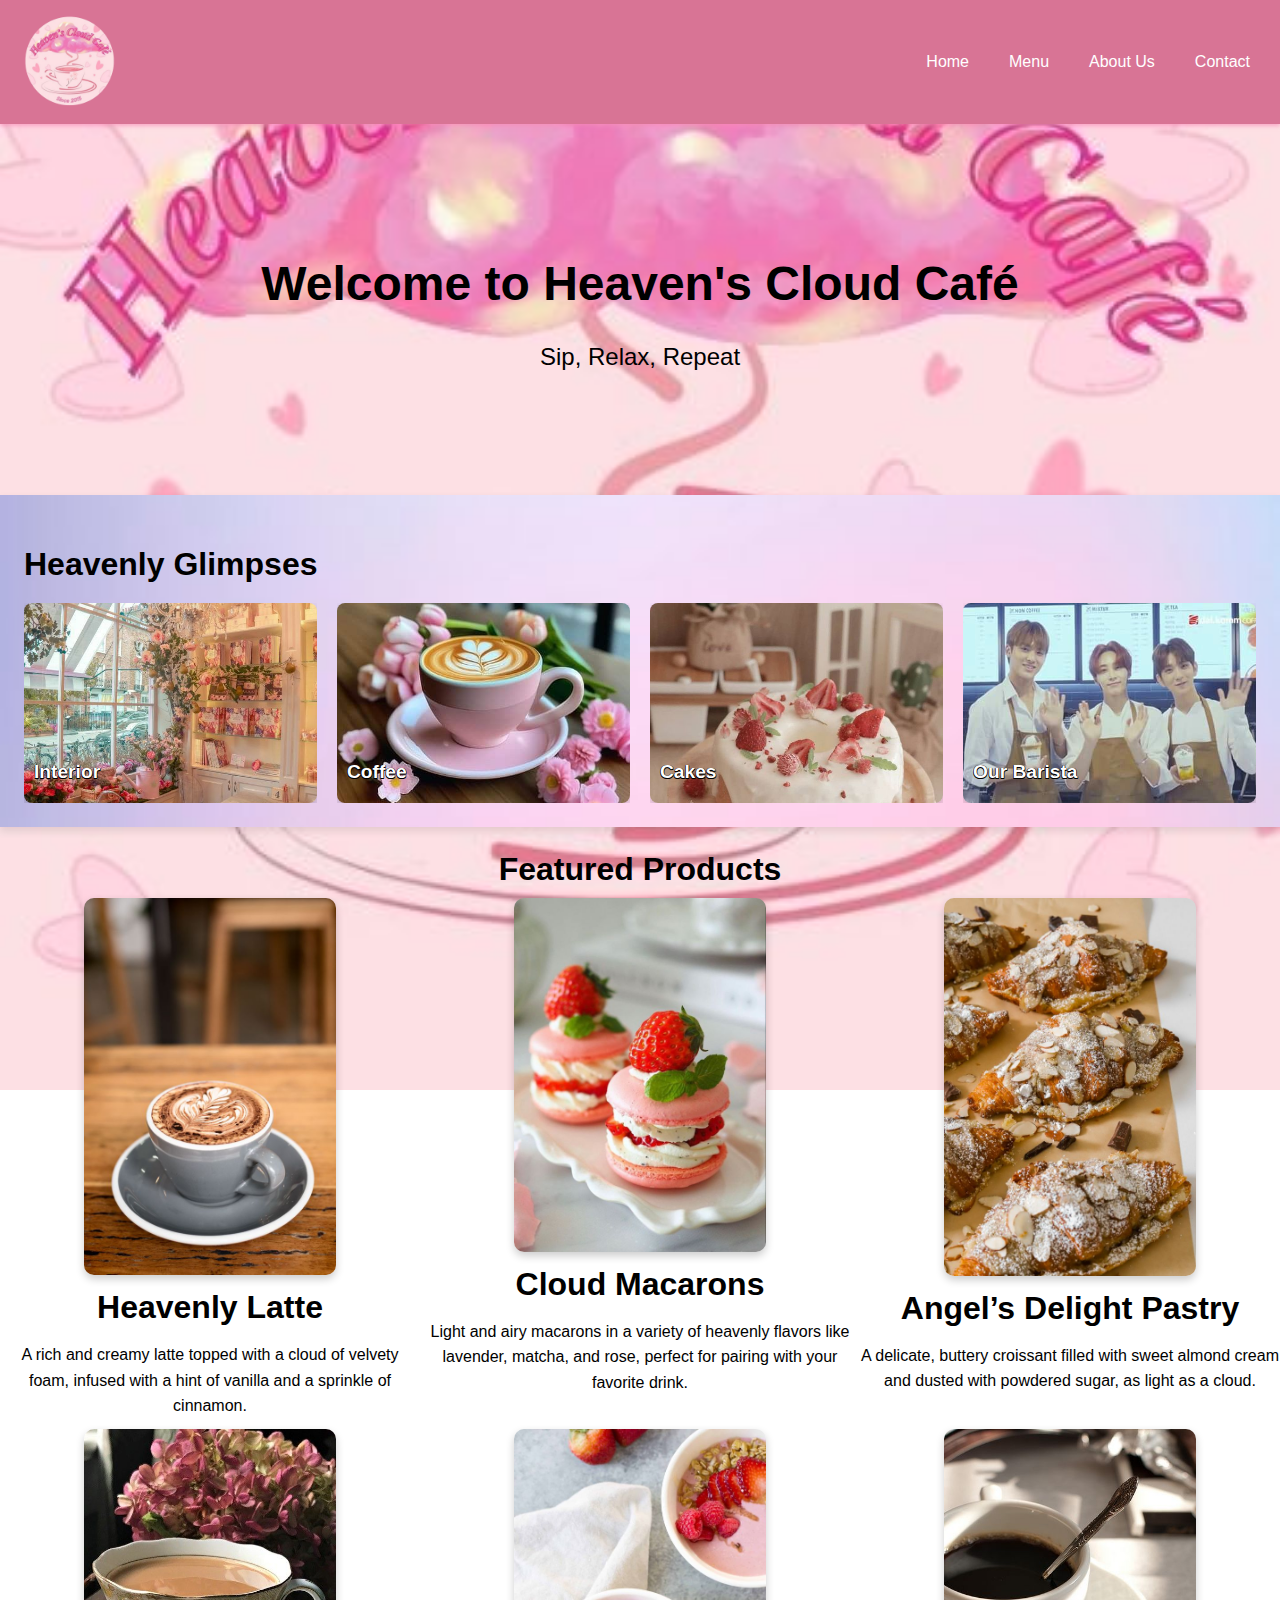
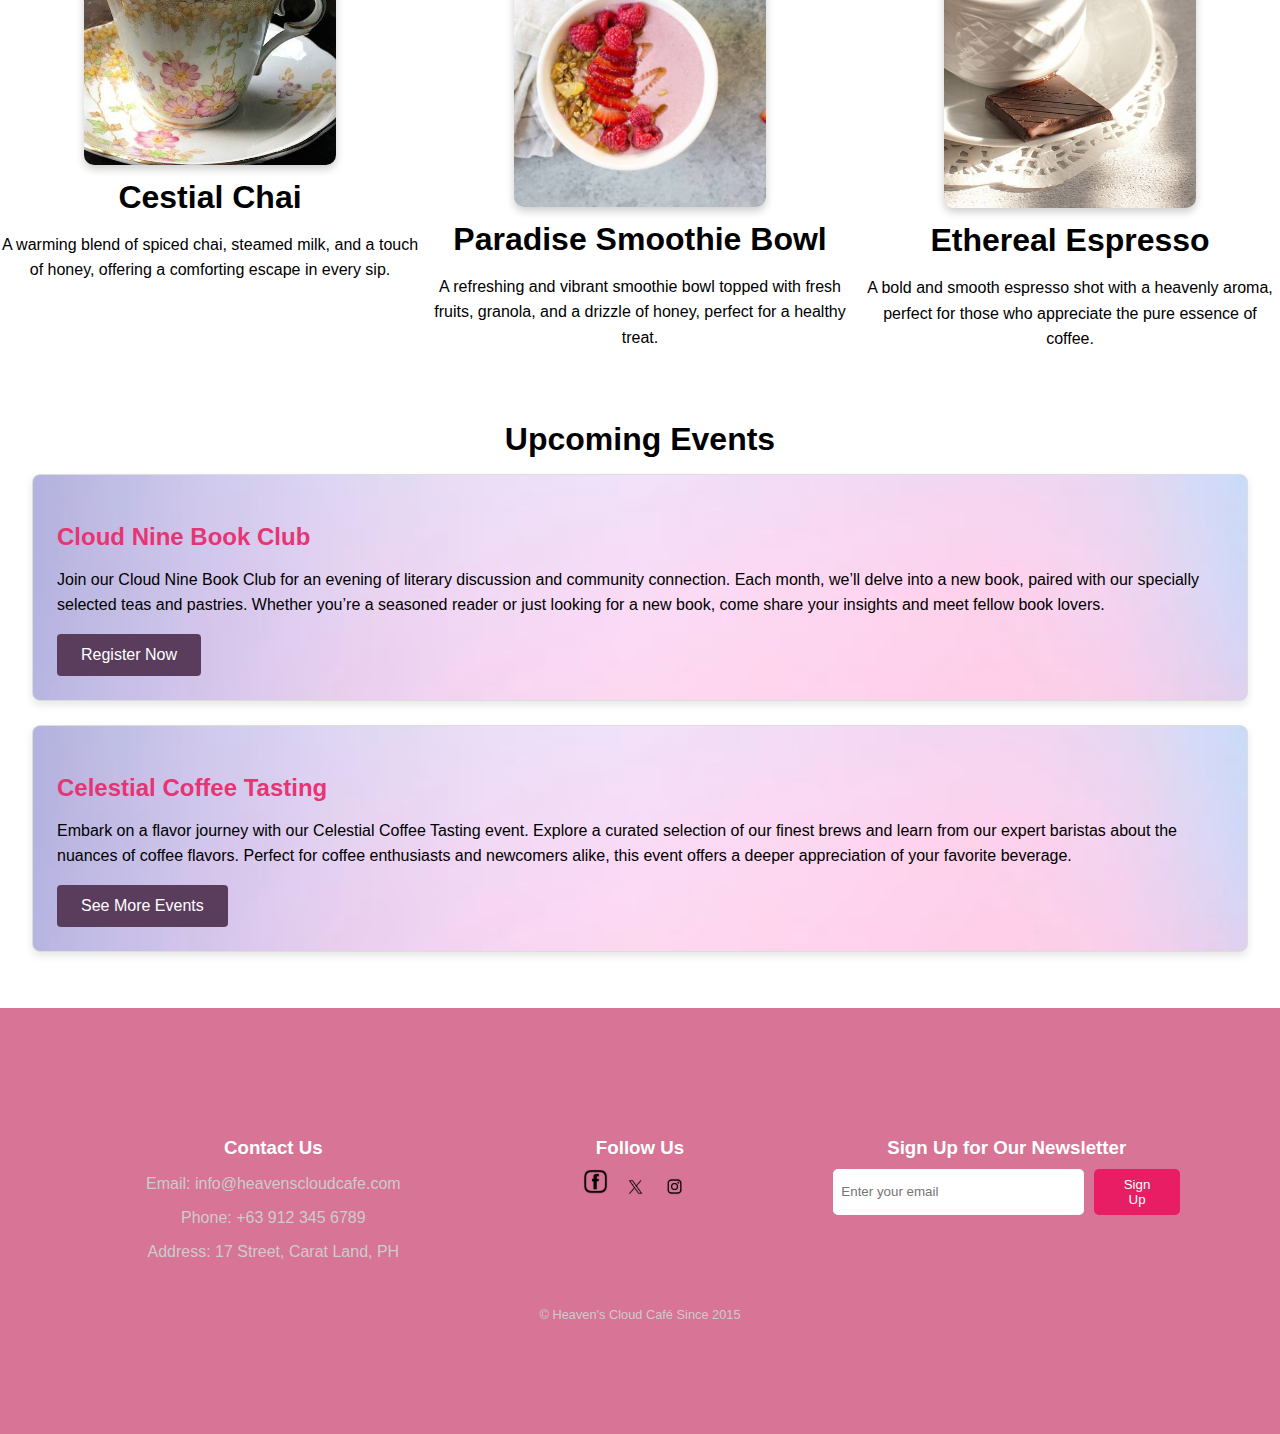
<file: index.html>
﻿<!DOCTYPE html>
<html lang="en">
<head>
    <meta charset="UTF-8">
    <meta name="viewport" content="width=device-width, initial-scale=1.0">
    <link rel="stylesheet" href="css/styles.css">
    <title>Heaven's Cloud Café</title>
</head>
<body>
    <header>
        <nav>
            <div class="logo">
                <img src="img/caf.png" alt="Heaven's Cloud Café Logo">
            </div>
            <ul>
                <li><a href="#home">Home</a></li>
                <li><a href="menu.html">Menu</a></li>
                <li><a href="about.html">About Us</a></li>
                <li><a href="contact.html">Contact</a></li>
            </ul>
        </nav>
    </header>

    <section id="home" class="hero">
        <h1>Welcome to Heaven's Cloud Café</h1>
        <p>Sip, Relax, Repeat</p>
    </section>

    <section id="gallery">
        <h2>Heavenly Glimpses</h2>
        <div class="gallery">
            <div class="gallery-item">
                <img src="img/interior.jpg" alt="Café Interior">
                <figcaption class="caption">Interior</figcaption>
            </div>
            <div class="gallery-item">
                <img src="img/p.jpg" alt="Coffee">
                <figcaption class="caption">Coffee</figcaption>
            </div>
            <div class="gallery-item">
                <img src="img/cakes.jpg" alt="Delicious Desserts">
                <figcaption class="caption">Cakes</figcaption>
            </div>
            <div class="gallery-item">
                <img src="img/17.jpg" alt="Our Barista at Work">
                <figcaption class="caption">Our Barista</figcaption>
            </div>
        </div>
    </section>
    

    <section id="menu">
        <div class="container">
            <h1>Featured Products</h1>
        </div>

            <div class="row row-cols-1 row-cols-md-3 g-4">
                <div class="col">
                    <img src="img/coffee.jpg" alt="coffee">
                    <h1>Heavenly Latte</h1>
                    <p>A rich and creamy latte topped with a cloud of velvety foam, infused with a hint of vanilla and a sprinkle of cinnamon.</p>
                </div>

                <div class="col">
                    <img src="img/mc.jpg" alt="c">
                    <h1>Cloud Macarons</h1>
                    <p>Light and airy macarons in a variety of heavenly flavors like lavender, matcha, and rose, perfect for pairing with your favorite drink.</p>
                </div>

                <div class="col">
                    <img src="img/ca.jpg" alt="Crossaint">
                    <h1>Angel’s Delight Pastry</h1>
                    <p>A delicate, buttery croissant filled with sweet almond cream and dusted with powdered sugar, as light as a cloud.</p>
                </div>
            </div>

            <div class="row row-cols-1 row-cols-md-3 g-4">
                <div class="col">
                    <img src="img/ch.jpg" alt="Cestial Chai">
                    <h1>Cestial Chai</h1>
                    <p>A warming blend of spiced chai, steamed milk, and a touch of honey, offering a comforting escape in every sip.</p>
                </div>

                <div class="col">
                    <img src="img/smoothie.jpg" alt="Paradise Smoothie Bowl">
                    <h1>Paradise Smoothie Bowl</h1>
                    <p>A refreshing and vibrant smoothie bowl topped with fresh fruits, granola, and a drizzle of honey, perfect for a healthy treat.</p>
                </div>

                <div class="col">
                    <img src="img/esspreso.jpg" alt="Espresso">
                    <h1>Ethereal Espresso</h1>
                    <p>A bold and smooth espresso shot with a heavenly aroma, perfect for those who appreciate the pure essence of coffee.</p>
                </div>
            </div>
        </div>
    </section>

    <section id="events">
        <h2>Upcoming Events</h2>
        <div class="event">
            <h3>Cloud Nine Book Club</h3>
            <p>Join our Cloud Nine Book Club for an evening of literary discussion and community connection. Each month, we’ll delve into a new book, paired with our specially selected teas and pastries. Whether you’re a seasoned reader or just looking for a new book, come share your insights and meet fellow book lovers.</p>
            <a href="#register" class="cta-button">Register Now</a>
        </div>
        <div class="event">
            <h3>Celestial Coffee Tasting</h3>
            <p>Embark on a flavor journey with our Celestial Coffee Tasting event. Explore a curated selection of our finest brews and learn from our expert baristas about the nuances of coffee flavors. Perfect for coffee enthusiasts and newcomers alike, this event offers a deeper appreciation of your favorite beverage.</p>
            <a href="#events" class="cta-button">See More Events</a>
        </div>
    </section>
    
    <footer>
        <div class="footer-container">
            <div class="footer-section contact-info">
                <h3>Contact Us</h3>
                <p>Email: info@heavenscloudcafe.com</p>
                <p>Phone: +63 912 345 6789</p>
                <p>Address: 17 Street, Carat Land, PH</p>
            </div>
            
            <div class="footer-section social-media">
                <h3>Follow Us</h3>
                <a href="https://facebook.com" target="_blank"><img src="img/fb.png" alt="Facebook"></a>
                <a href="https://twitter.com" target="_blank"><img src="img/x.png" alt="Twitter"></a>
                <a href="https://instagram.com" target="_blank"><img src="img/ig.png" alt="Instagram"></a>
            </div>
            
            <div class="footer-section newsletter">
                <h3>Sign Up for Our Newsletter</h3>
                <form action="#" method="POST">
                    <input type="email" name="email" placeholder="Enter your email" required>
                    <button type="submit">Sign Up</button>
                </form>
            </div>
        </div>
        <p class="footer-copyright">&copy; Heaven's Cloud Café Since 2015</p>
    </footer>
</body>
</html>
</file>
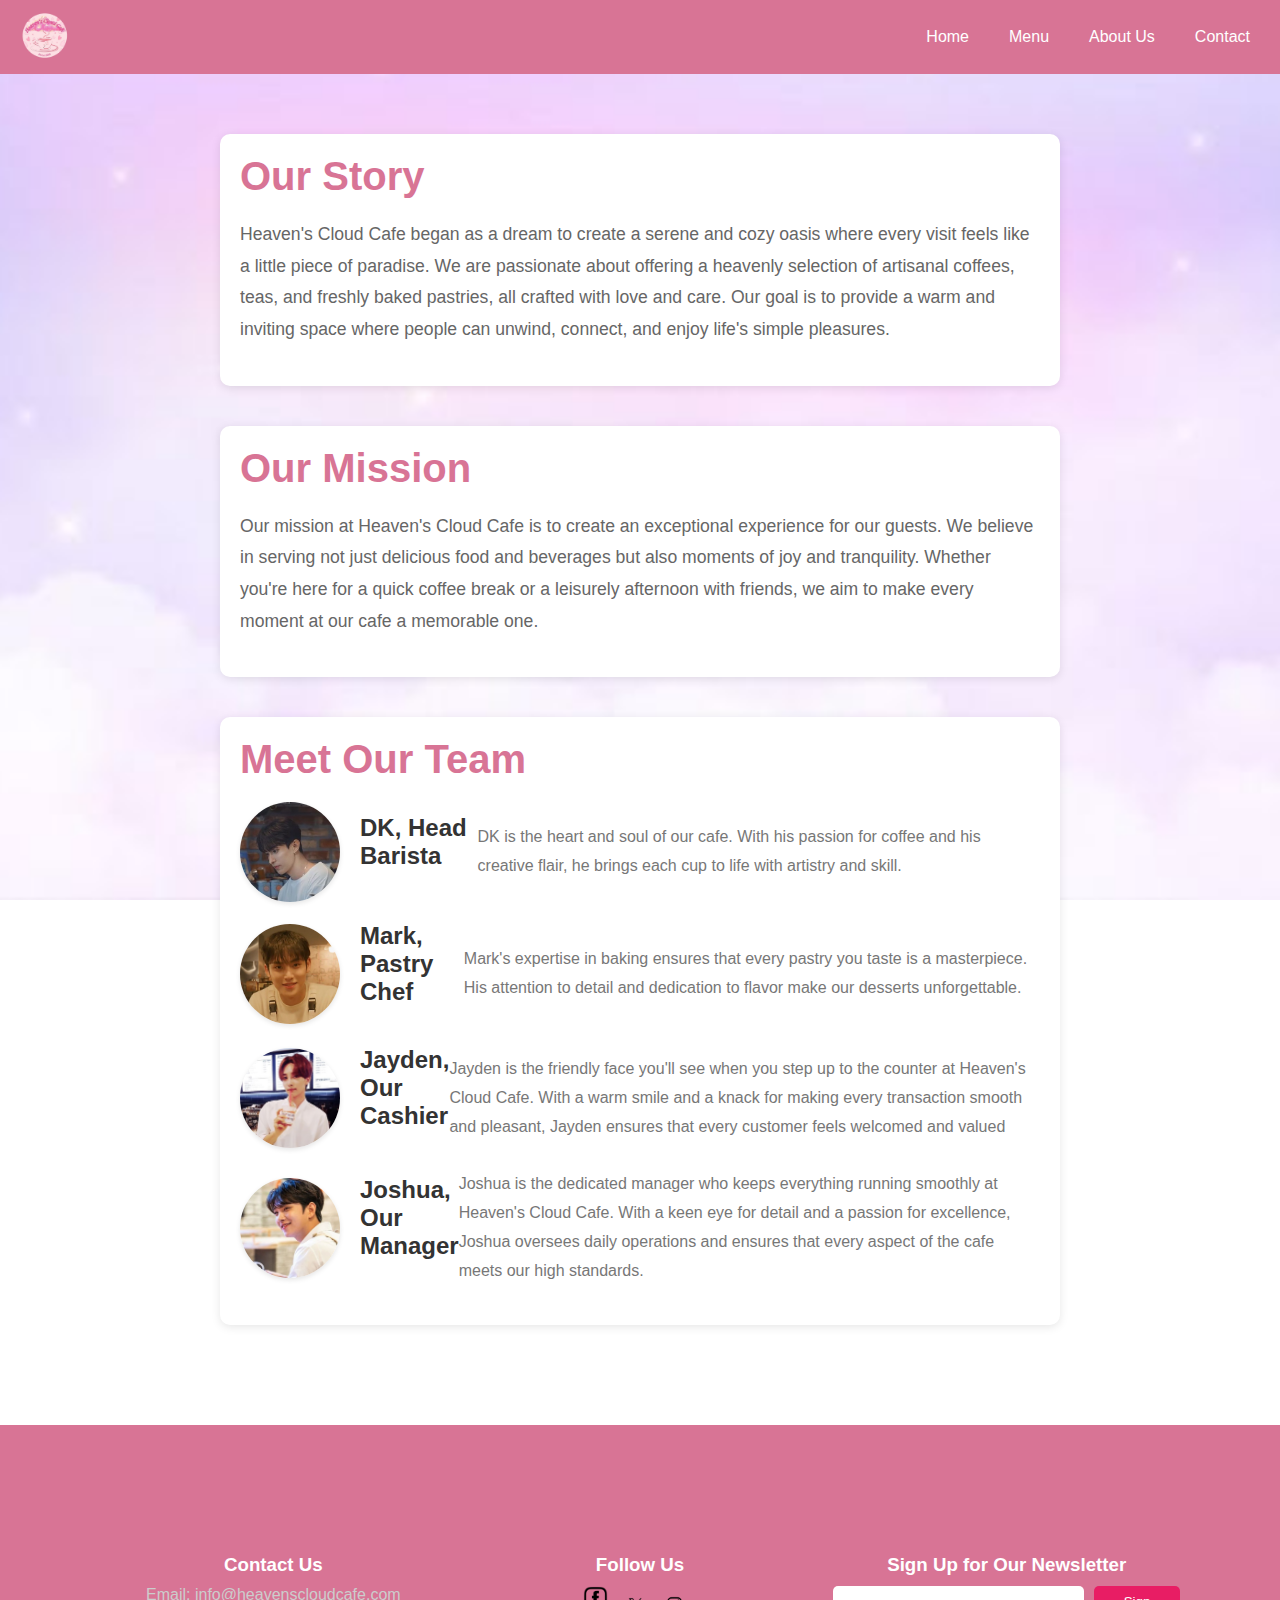
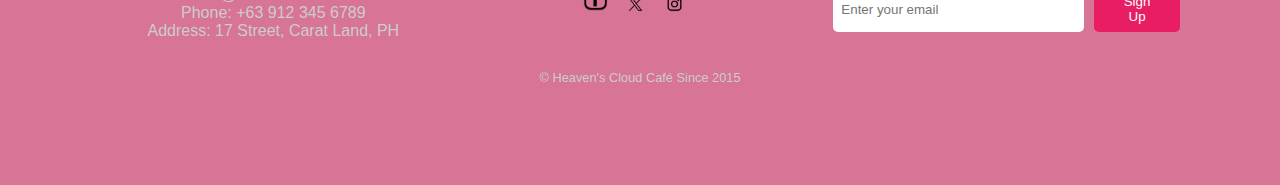
<file: about.html>
<!DOCTYPE html>
<html lang="en">
<head>
    <meta charset="UTF-8">
    <meta name="viewport" content="width=device-width, initial-scale=1.0">
    <link rel="stylesheet" href="css/a.css">
    <title>Heaven's Cloud Cafe</title>
</head>
<body>
    <header>
        <nav>
            <div class="logo">
                <img src="img/caf.png" alt="Heaven's Cloud Café Logo">
            </div>
            <ul>
                <li><a href="index.html">Home</a></li> 
                <li><a href="menu.html">Menu</a></li>
                <li><a href="about.html">About Us</a></li>
                <li><a href="contact.html">Contact</a></li>
            </ul>
        </nav>
    </header>
    
    <section class="about-section">
        <div class="content">
            <h2>Our Story</h2>
            <p>Heaven's Cloud Cafe began as a dream to create a serene and cozy oasis where every visit feels like a little piece of paradise. We are passionate about offering a heavenly selection of artisanal coffees, teas, and freshly baked pastries, all crafted with love and care. Our goal is to provide a warm and inviting space where people can unwind, connect, and enjoy life's simple pleasures.</p>
        </div>

        <div class="content">
            <h2>Our Mission</h2>
            <p>Our mission at Heaven's Cloud Cafe is to create an exceptional experience for our guests. We believe in serving not just delicious food and beverages but also moments of joy and tranquility. Whether you're here for a quick coffee break or a leisurely afternoon with friends, we aim to make every moment at our cafe a memorable one.</p>
        </div>

        <div class="content">
            <h2>Meet Our Team</h2>
            <div class="team-member">
                <img src="img/dk.jpg" alt="DK, Head Barista"> 
                <h3>DK, Head Barista</h3>
                <p>DK is the heart and soul of our cafe. With his passion for coffee and his creative flair, he brings each cup to life with artistry and skill.</p>
            </div>

            <div class="team-member">
                <img src="img/mg.jpg" alt="Mark, Pastry Chef"> <!-- Updated src and alt -->
                <h3>Mark, Pastry Chef</h3>
                <p>Mark's expertise in baking ensures that every pastry you taste is a masterpiece. His attention to detail and dedication to flavor make our desserts unforgettable.</p>
            </div>

            <div class="team-member">
                <img src="img/jh.jpg" alt="Jayden, Cashier"> <!-- Updated src and alt -->
                <h3>Jayden, Our Cashier</h3>
                <p>Jayden is the friendly face you'll see when you step up to the counter at Heaven's Cloud Cafe. With a warm smile and a knack for making every transaction smooth and pleasant, Jayden ensures that every customer feels welcomed and valued</p>
            </div>

            <div class="team-member">
                <img src="img/js.jpg" alt="Joshua, Our Manager"> <!-- Updated src and alt -->
                <h3>Joshua, Our Manager</h3>
                <p>Joshua is the dedicated manager who keeps everything running smoothly at Heaven's Cloud Cafe. With a keen eye for detail and a passion for excellence, Joshua oversees daily operations and ensures that every aspect of the cafe meets our high standards.</p>
            </div>
        </div>
    </section>

    <footer>
        <div class="footer-container">
            <div class="footer-section contact-info">
                <h3>Contact Us</h3>
                <p>Email: info@heavenscloudcafe.com</p>
                <p>Phone: +63 912 345 6789</p>
                <p>Address: 17 Street, Carat Land, PH</p>
            </div>
            
            <div class="footer-section social-media">
                <h3>Follow Us</h3>
                <a href="https://facebook.com" target="_blank"><img src="img/fb.png" alt="Facebook"></a>
                <a href="https://twitter.com" target="_blank"><img src="img/x.png" alt="Twitter"></a>
                <a href="https://instagram.com" target="_blank"><img src="img/ig.png" alt="Instagram"></a>
            </div>
            
            <div class="footer-section newsletter">
                <h3>Sign Up for Our Newsletter</h3>
                <form action="#" method="POST">
                    <input type="email" name="email" placeholder="Enter your email" required>
                    <button type="submit">Sign Up</button>
                </form>
            </div>
        </div>
        <p class="footer-copyright">&copy; Heaven's Cloud Café Since 2015</p>
    </footer>
</body>
</html>
</file>
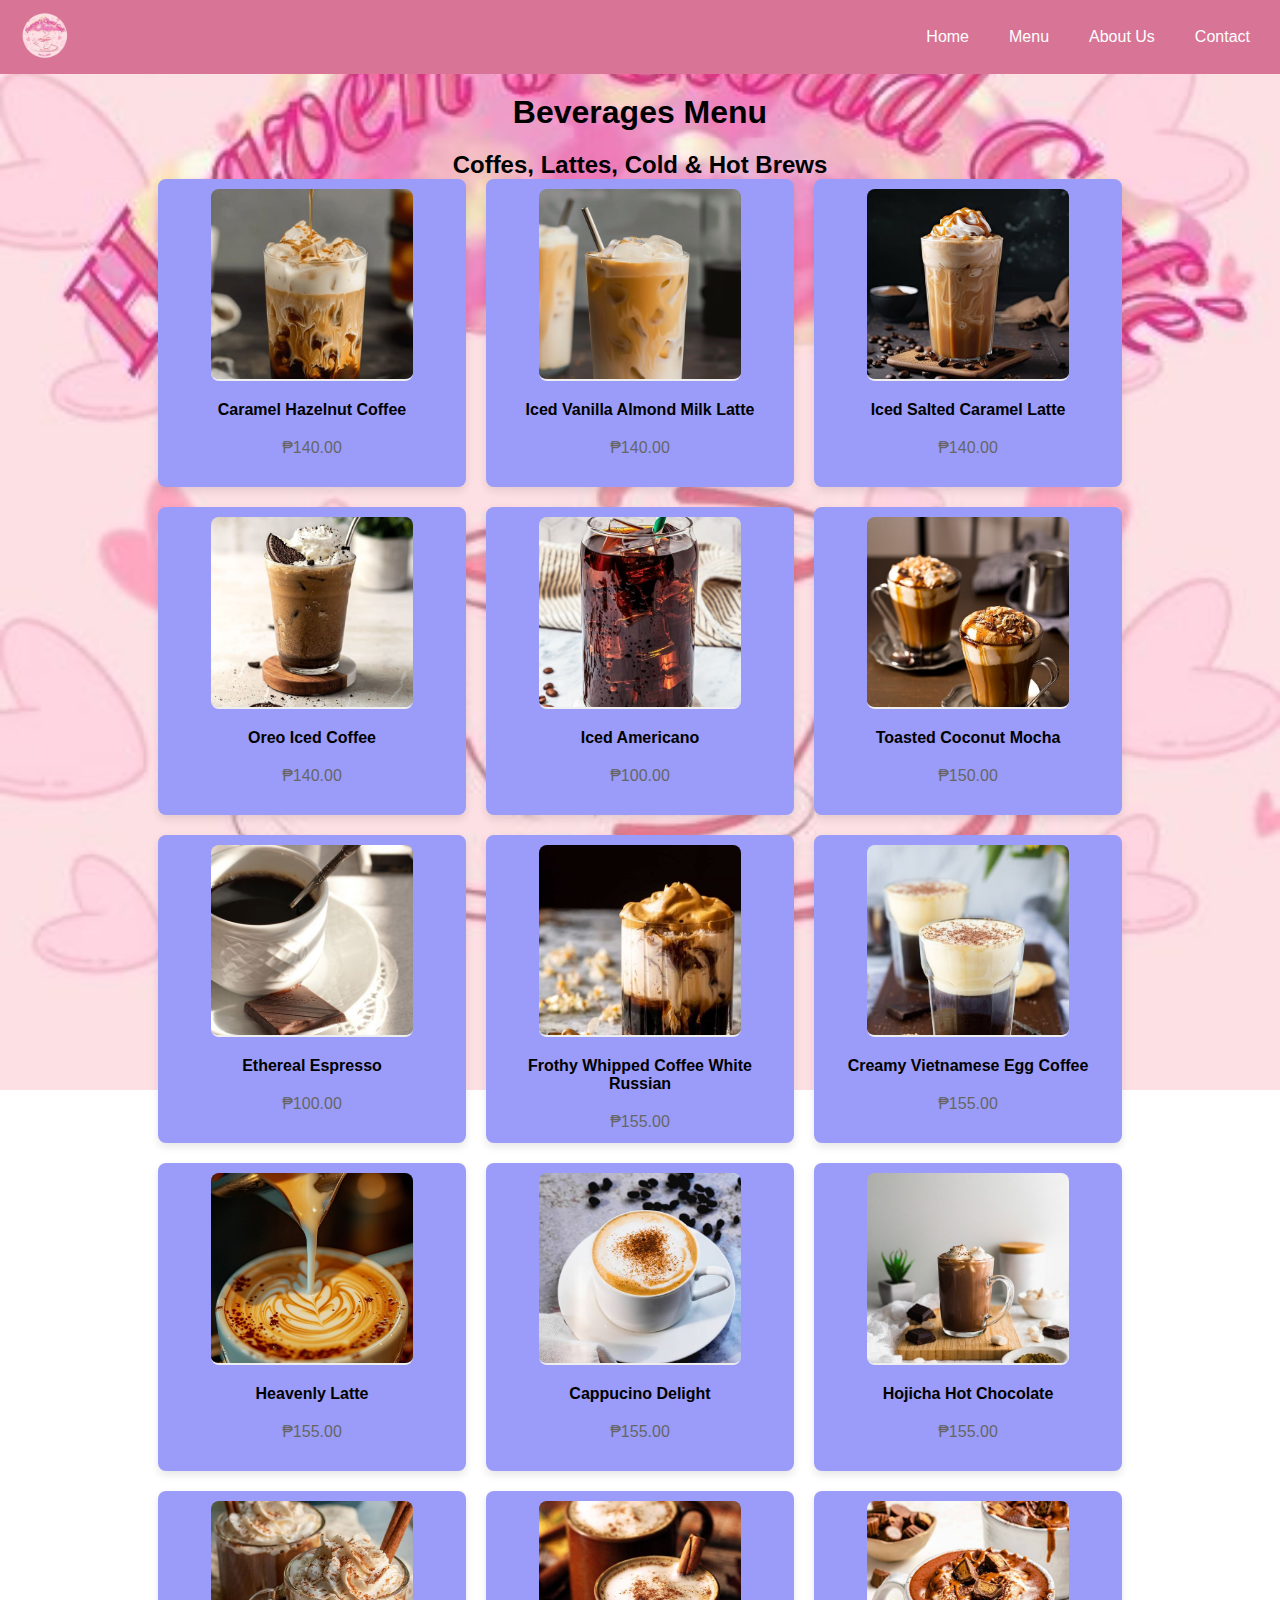
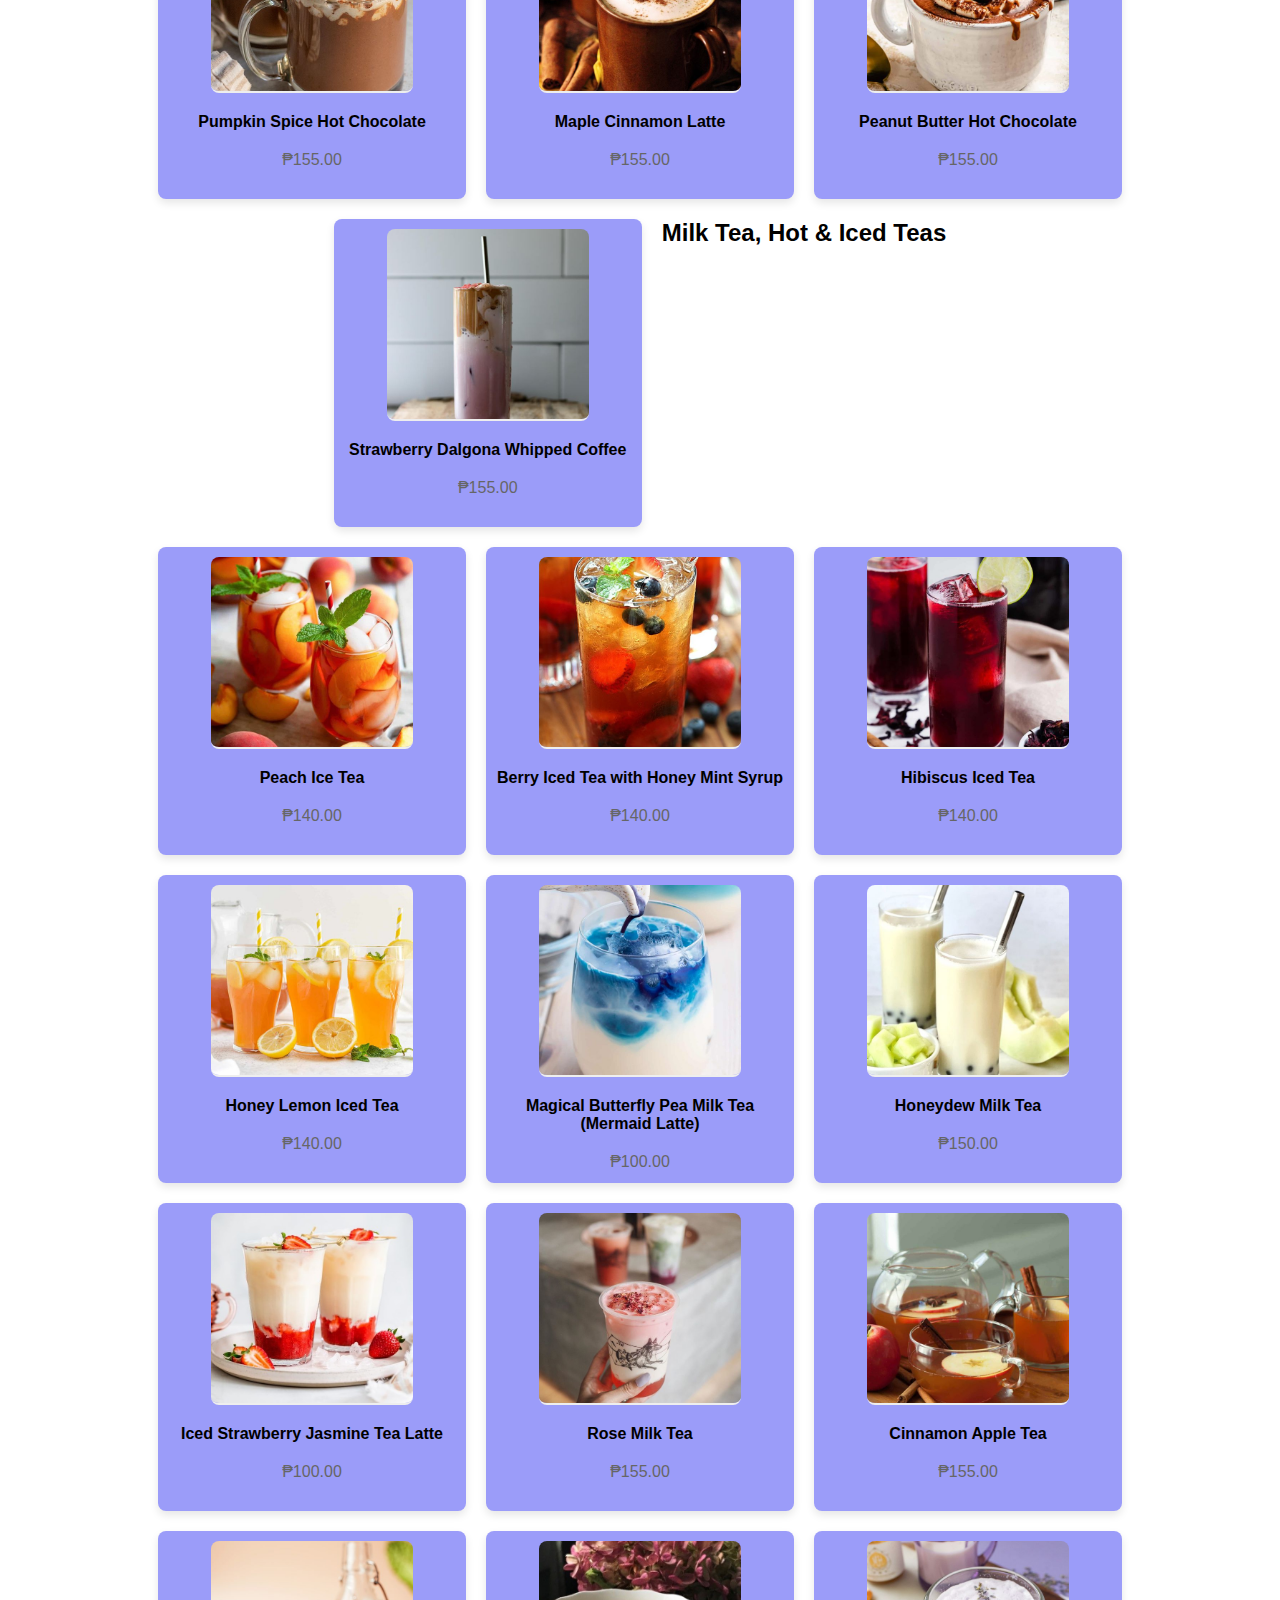
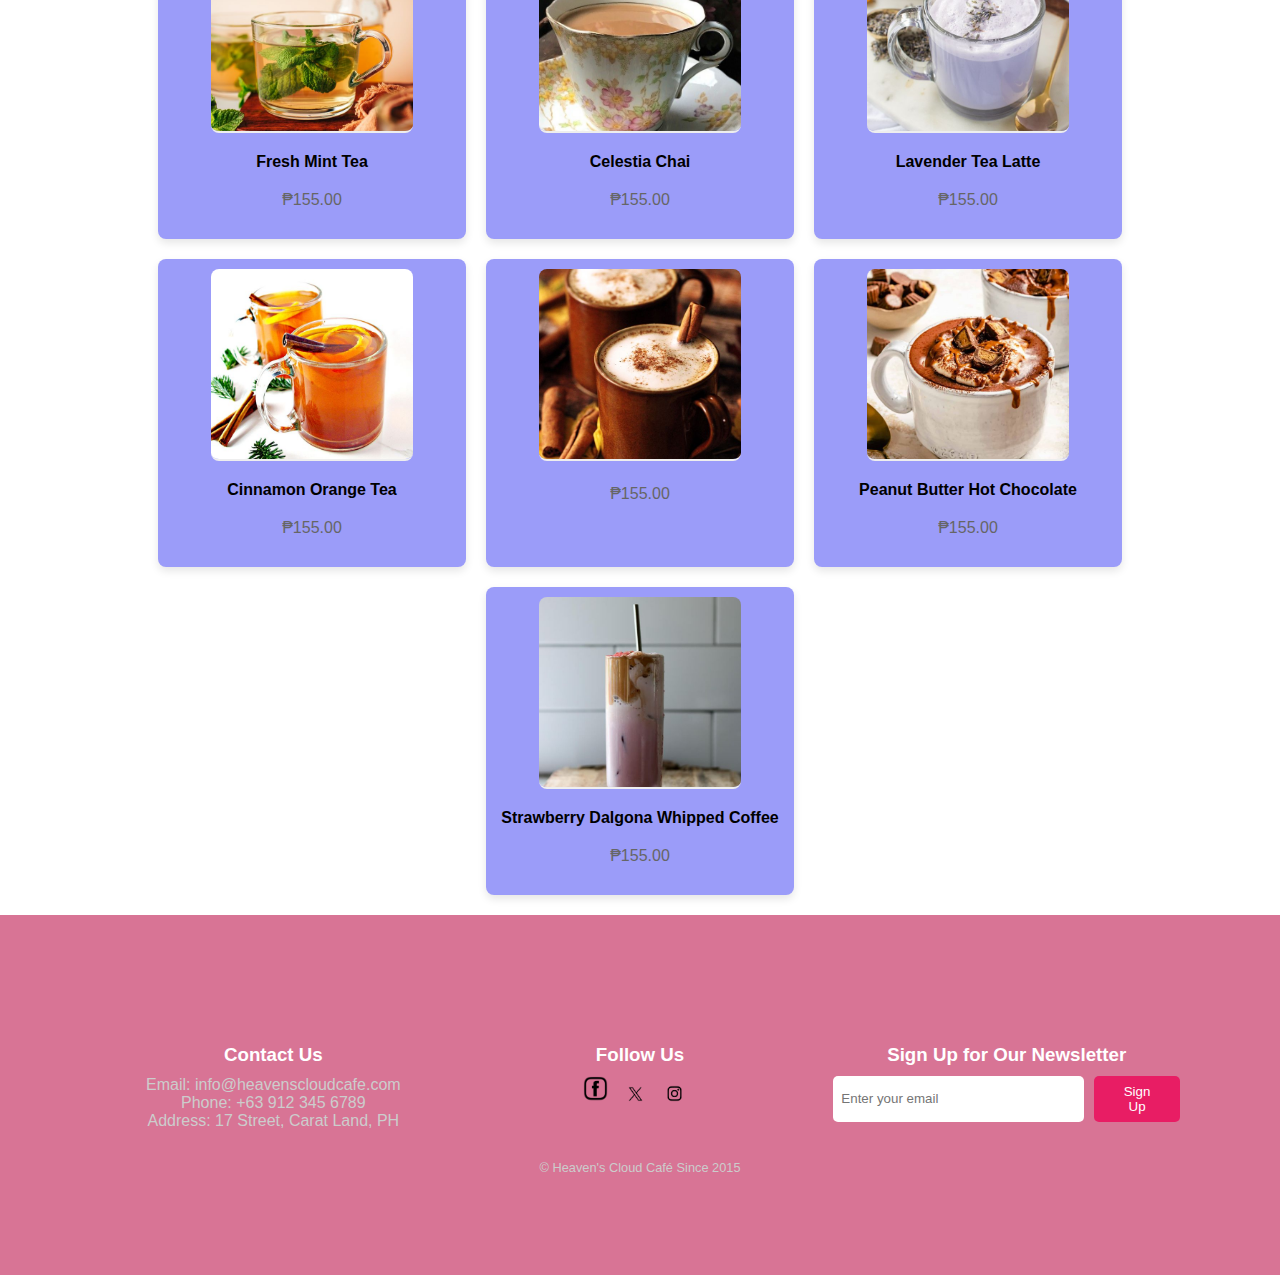
<file: beverage.html>
﻿<!DOCTYPE html>
<html lang="en">
<head>
    <meta charset="UTF-8">
    <meta name="viewport" content="width=device-width, initial-scale=1.0">
    <link rel="stylesheet" href="css/bev.css">
    <title>Heaven's Cloud Café</title>
</head>
<body>
    <header>
        <nav>
            <div class="logo">
                <img src="img/caf.png" alt="Heaven's Cloud Café Logo">
            </div>
            <ul>
                <li><a href="index.html">Home</a></li>
                <li><a href="menu.html">Menu</a></li>
                <li><a href="about.html">About Us</a></li>
                <li><a href="contact.html">Contact</a></li>
            </ul>
        </nav>
    </header>


    <main>
        <section id="beverages">
            <div class="title">
            <h1>Beverages Menu</h1>
            </div>

            <div class="title">
            <h2>Coffes, Lattes, Cold & Hot Brews</h2>
            </div>

            <div class="container">
                <div class="product">
                    <img src="img/hz.jpg" alt="Beverage 1">
                    <h3>Caramel Hazelnut Coffee</h3>
                    <p>₱140.00</p>
                </div>

                <div class="product">
                    <img src="img/vanilla.jpg" alt="Beverage 2">
                    <h3>Iced Vanilla Almond Milk Latte</h3>
                    <p>₱140.00</p>
                </div>

                <div class="product">
                    <img src="img/sc.jpg" alt="Beverage 3">
                    <h3>Iced Salted Caramel Latte</h3>
                    <p>₱140.00</p>
                </div>

                <div class="product">
                    <img src="img/o.jpg" alt="Beverage 4">
                    <h3>Oreo Iced Coffee</h3>
                    <p>₱140.00</p>
                </div>

                 <div class="product">
                     <img src="img/am.jpg" alt="Beverage 5">
                    <h3>Iced Americano</h3>
                    <p>₱100.00</p>
                </div>

                <div class="product">
                    <img src="img/tc.jpg" alt="Beverage 1">
                    <h3>Toasted Coconut Mocha</h3>
                    <p>₱150.00</p>
                </div>

                <div class="product">
                    <img src="img/esspreso.jpg" alt="Beverage 2">
                    <h3>Ethereal Espresso</h3>
                    <p>₱100.00</p>
                </div>
                <div class="product">
                    <img src="img/fr.jpg" alt="Beverage 3">
                    <h3>Frothy Whipped Coffee White Russian</h3>
                    <p>₱155.00</p>
                </div>
                <div class="product">
                     <img src="img/egg.jpg" alt="Beverage 4">
                    <h3>Creamy Vietnamese Egg Coffee</h3>
                    <p>₱155.00</p>
                </div>
                <div class="product">
                     <img src="img/latte.jpg" alt="Beverage 1">
                    <h3>Heavenly Latte</h3>
                    <p>₱155.00</p>
                </div>

                 <div class="product">
                     <img src="img/cap.jpg" alt="Beverage 2">
                    <h3>Cappucino Delight</h3>
                    <p>₱155.00</p>
                </div>

                 <div class="product">
                     <img src="img/ho.jpg" alt="Beverage 3">
                    <h3>Hojicha Hot Chocolate</h3>
                    <p>₱155.00</p>
                </div>

                 <div class="product">
                     <img src="img/pu.jpg" alt="Beverage 4">
                    <h3>Pumpkin Spice Hot Chocolate</h3>
                    <p>₱155.00</p>
                </div>

                 <div class="product">
                     <img src="img/ma.jpg" alt="Beverage 1">
                    <h3>Maple Cinnamon Latte</h3>
                    <p>₱155.00</p>
                </div>

                 <div class="product">
                     <img src="img/pe.jpg" alt="Beverage 3">
                    <h3>Peanut Butter Hot Chocolate</h3>
                    <p>₱155.00</p>
                </div>

                 <div class="product">
                     <img src="img/dal.jpg" alt="Beverage 3">
                    <h3>Strawberry Dalgona Whipped Coffee </h3>
                    <p>₱155.00</p>
                </div>

            <div class="title">
            <h2>Milk Tea, Hot &  Iced Teas</h2>
            </div>

            <div class="container">
                <div class="product">
                    <img src="img/it.jpg" alt="Beverage 1">
                    <h3>Peach Ice Tea</h3>
                    <p>₱140.00</p>
                </div>

                <div class="product">
                    <img src="img/bit.jpg" alt="Beverage 2">
                    <h3>Berry Iced Tea with Honey Mint Syrup</h3>
                    <p>₱140.00</p>
                </div>

                <div class="product">
                    <img src="img/hit.jpg" alt="Beverage 3">
                    <h3>Hibiscus Iced Tea</h3>
                    <p>₱140.00</p>
                </div>

                <div class="product">
                    <img src="img/lit.jpg" alt="Beverage 4">
                    <h3>Honey Lemon Iced Tea</h3>
                    <p>₱140.00</p>
                </div>

                 <div class="product">
                     <img src="img/mlb.jpg" alt="Beverage 5">
                    <h3>Magical Butterfly Pea Milk Tea (Mermaid Latte)</h3>
                    <p>₱100.00</p>
                </div>

                <div class="product">
                    <img src="img/mlh.jpg" alt="Beverage 1">
                    <h3>Honeydew Milk Tea</h3>
                    <p>₱150.00</p>
                </div>

                <div class="product">
                    <img src="img/mls.jpg" alt="Beverage 2">
                    <h3>Iced Strawberry Jasmine Tea Latte</h3>
                    <p>₱100.00</p>
                </div>
                <div class="product">
                    <img src="img/mlr.jpg" alt="Beverage 3">
                    <h3>Rose Milk Tea</h3>
                    <p>₱155.00</p>
                </div>
                <div class="product">
                     <img src="img/ht.jpg" alt="Beverage 4">
                    <h3>Cinnamon Apple Tea</h3>
                    <p>₱155.00</p>
                </div>
                <div class="product">
                     <img src="img/ft.jpg" alt="Beverage 1">
                    <h3>Fresh Mint Tea</h3>
                    <p>₱155.00</p>
                </div>

                 <div class="product">
                     <img src="img/ch.jpg" alt="Beverage 2">
                    <h3>Celestia Chai</h3>
                    <p>₱155.00</p>
                </div>

                 <div class="product">
                     <img src="img/lav.jpg" alt="Beverage 3">
                    <h3>Lavender Tea Latte</h3>
                    <p>₱155.00</p>
                </div>

                 <div class="product">
                     <img src="img/oi.jpg" alt="Beverage 4">
                    <h3>Cinnamon Orange Tea</h3>
                    <p>₱155.00</p>
                </div>

                 <div class="product">
                     <img src="img/ma.jpg" alt="Beverage 1">
                    <h3></h3>
                    <p>₱155.00</p>
                </div>

                 <div class="product">
                     <img src="img/pe.jpg" alt="Beverage 3">
                    <h3>Peanut Butter Hot Chocolate</h3>
                    <p>₱155.00</p>
                </div>

                 <div class="product">
                     <img src="img/dal.jpg" alt="Beverage 3">
                    <h3>Strawberry Dalgona Whipped Coffee </h3>
                    <p>₱155.00</p>
                </div>

            </div>
        </section>
    </main>
    
    <footer>
        <div class="footer-container">
            <div class="footer-section contact-info">
                <h3>Contact Us</h3>
                <p>Email: info@heavenscloudcafe.com</p>
                <p>Phone: +63 912 345 6789</p>
                <p>Address: 17 Street, Carat Land, PH</p>
            </div>
            
            <div class="footer-section social-media">
                <h3>Follow Us</h3>
                <a href="https://facebook.com" target="_blank"><img src="img/fb.png" alt="Facebook"></a>
                <a href="https://twitter.com" target="_blank"><img src="img/x.png" alt="Twitter"></a>
                <a href="https://instagram.com" target="_blank"><img src="img/ig.png" alt="Instagram"></a>
            </div>
            
            <div class="footer-section newsletter">
                <h3>Sign Up for Our Newsletter</h3>
                <form action="#" method="POST">
                    <input type="email" name="email" placeholder="Enter your email" required>
                    <button type="submit">Sign Up</button>
                </form>
            </div>
        </div>
        <p class="footer-copyright">&copy; Heaven's Cloud Café Since 2015</p>
    </footer>
</body>
</html>

</body>
</html>
</file>
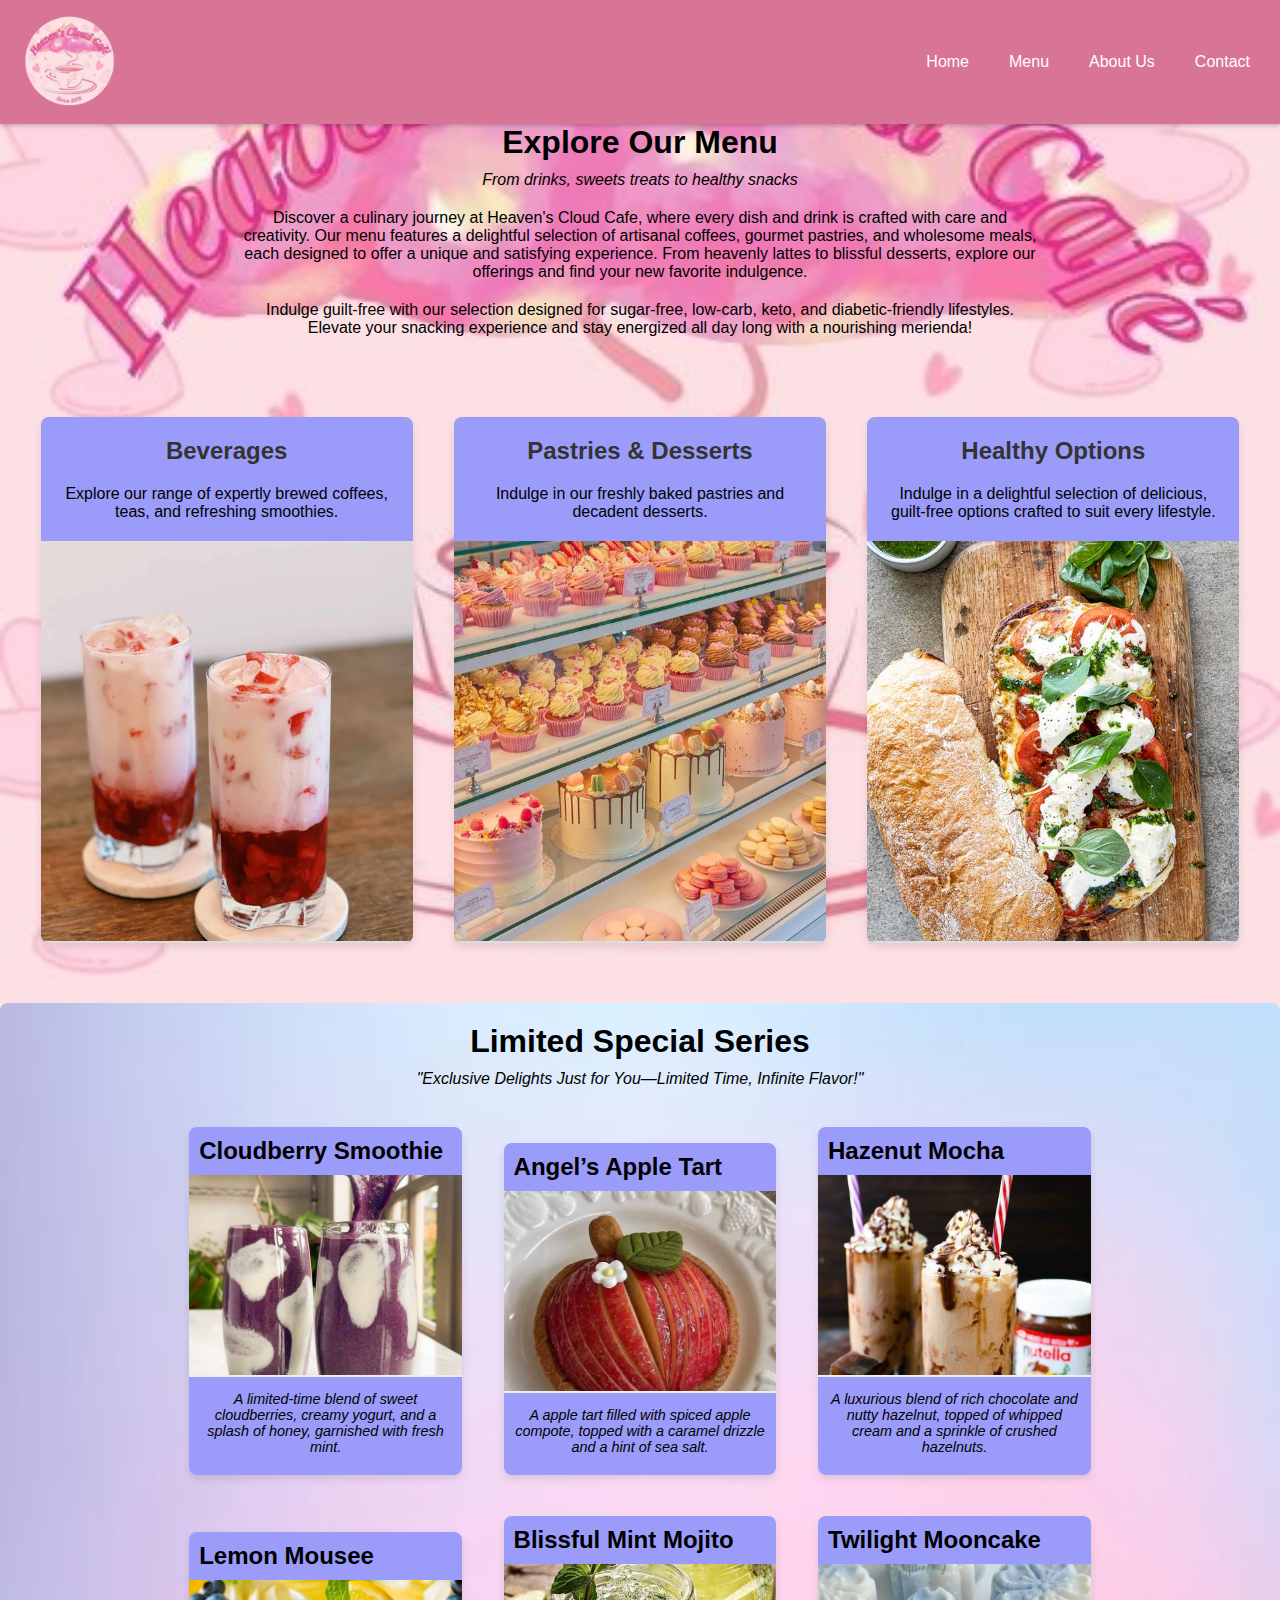
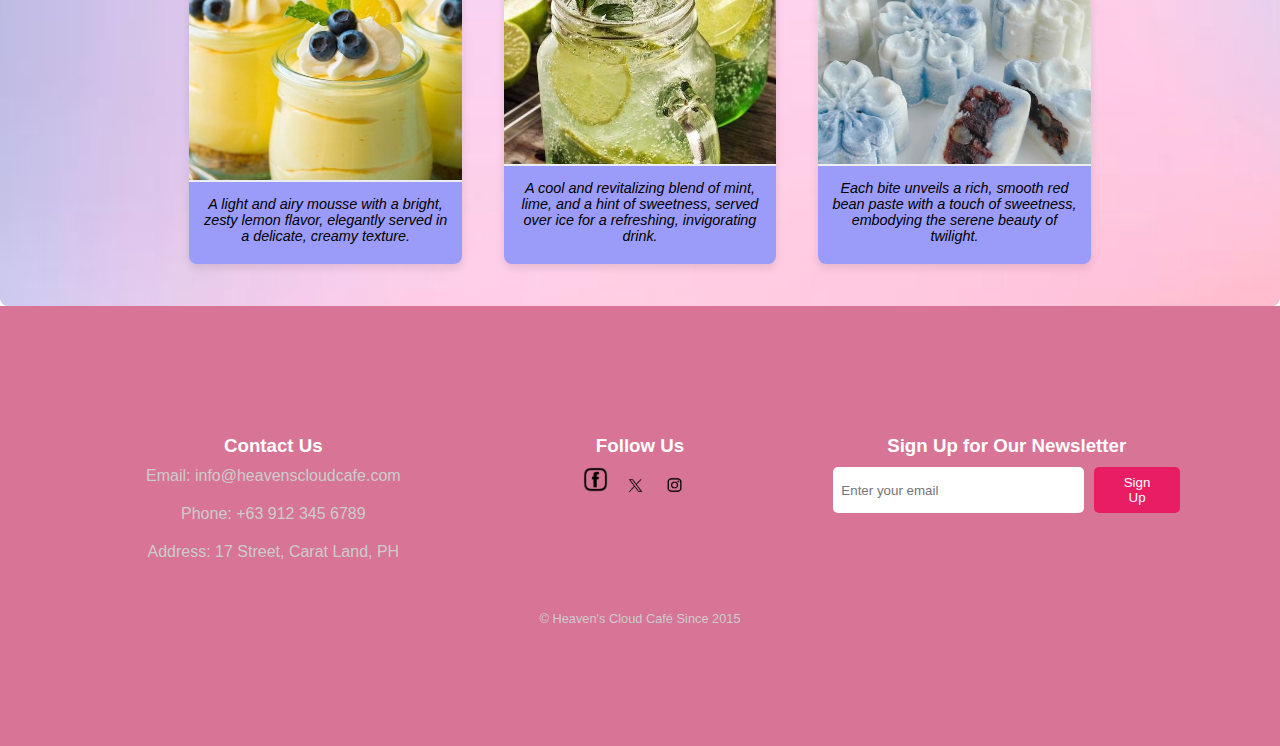
<file: menu.html>
<!DOCTYPE html>
<html lang="en">
<head>
    <meta charset="UTF-8">
    <meta name="viewport" content="width=device-width, initial-scale=1.0">
    <link rel="stylesheet" href="css/menu.css">
    <title>Heaven's Cloud Café - Menu</title>
</head>
<body>
    <header>
        <nav>
            <div class="logo">
                <img src="img/caf.png" alt="Heaven's Cloud Café Logo">
            </div>
            <ul>
                <li><a href="index.html" target="_self">Home</a></li>
                <li><a href="menu.html" target="_blank">Menu</a></li>
                <li><a href="about.html" target="_blank">About Us</a></li>
                <li><a href="contact.html" target="_blank">Contact</a></li>
            </ul>
        </nav>
    </header>
    <section id="menu">
        <div class="container">
                <h1>Explore Our Menu</h1>
                <p><i>From drinks, sweets treats to healthy snacks</i></p>
            </section>
            <p>
Discover a culinary journey at Heaven's Cloud Cafe, where every dish and drink is crafted with care and creativity. Our menu features a delightful selection of artisanal coffees, gourmet pastries, and wholesome meals, each designed to offer a unique and satisfying experience. From heavenly lattes to blissful desserts, explore our offerings and find your new favorite indulgence.
            </p>
            <p>Indulge guilt-free with our selection designed for sugar-free, low-carb, keto, and diabetic-friendly lifestyles. Elevate your snacking experience and stay energized all day long with a nourishing merienda!</p>

        </div>
    </section> 

    <section id="menu-categories">
        <div class="category">
            <h2>Beverages</h2>
            <p>Explore our range of expertly brewed coffees, teas, and refreshing smoothies.</p>
            <a href="beverage.html">
            <img src="img/st.jpg" alt="Beverages">
            </a>
        </div>
        <div class="category">
            <h2>Pastries & Desserts</h2>
            <p>Indulge in our freshly baked pastries and decadent desserts.</p>
            <img src="img/d.jpg" alt="Pastries & Desserts">
        </div>
        <div class="category">
            <h2>Healthy Options</h2>
            <p>Indulge in a delightful selection of delicious, guilt-free options crafted to suit every lifestyle.</p>
            <img src="img/caprese.jpg" alt="Healthy Options">
        </div>
    </section>
    
    <section id="specials">
        <div>
        <h2>Limited Special Series</h2>
        <p><i>"Exclusive Delights Just for You—Limited Time, Infinite Flavor!"</i></p>
        </div>


        <div class="special-item">
            <h3>Cloudberry Smoothie</h3>
            <img src="img/cb.jpg" alt="Cloudberry Smoothie">
            <p>A limited-time blend of sweet cloudberries, creamy yogurt, and a splash of honey, garnished with fresh mint.</p>
        </div>

        <div class="special-item">
            <h3>Angel’s Apple Tart</h3>
            <img src="img/apple.jpg" alt="Apple Tart">
            <p>A apple tart filled with spiced apple compote, topped with a caramel drizzle and a hint of sea salt.</p>
        </div>

        <div class="special-item">
            <h3>Hazenut Mocha</h3>
            <img src="img/frap.jpg" alt="Hazelnut Mocha">
            <p>A luxurious blend of rich chocolate and nutty hazelnut, topped of whipped cream and a sprinkle of crushed hazelnuts.</p>
        </div>

        <div class="special-item">
            <h3>Lemon Mousee</h3>
            <img src="img/lm.jpg" alt="Lemon Mousse">
            <p>A light and airy mousse with a bright, zesty lemon flavor, elegantly served in a delicate, creamy texture.</p>
        </div>

        <div class="special-item">
            <h3>Blissful Mint Mojito</h3>
            <img src="img/mojito.jpg" alt="Blissful Mint Mojito">
            <p>A cool and revitalizing blend of mint, lime, and a hint of sweetness, served over ice for a refreshing, invigorating drink.</p>
        </div>

        <div class="special-item">
            <h3>Twilight Mooncake</h3>
            <img src="img/moon.jpg" alt="Twilight Mooncake">
            <p>Each bite unveils a rich, smooth red bean paste with a touch of sweetness, embodying the serene beauty of twilight.</p>
        </div>

    </section>
    
    
    <footer>
        <div class="footer-container">
            <div class="footer-section contact-info">
                <h3>Contact Us</h3>
                <p>Email: info@heavenscloudcafe.com</p>
                <p>Phone: +63 912 345 6789</p>
                <p>Address: 17 Street, Carat Land, PH</p>
            </div>
            
            <div class="footer-section social-media">
                <h3>Follow Us</h3>
                <a href="https://facebook.com" target="_blank"><img src="img/fb.png" alt="Facebook"></a>
                <a href="https://twitter.com" target="_blank"><img src="img/x.png" alt="Twitter"></a>
                <a href="https://instagram.com" target="_blank"><img src="img/ig.png" alt="Instagram"></a>
            </div>
            
            <div class="footer-section newsletter">
                <h3>Sign Up for Our Newsletter</h3>
                <form action="#" method="POST">
                    <input type="email" name="email" placeholder="Enter your email" required>
                    <button type="submit">Sign Up</button>
                </form>
            </div>
        </div>
        <p class="footer-copyright">&copy; Heaven's Cloud Café Since 2015</p>
    </footer>
</body>
</html>
</file>
<file: css/styles.css>
body {
    font-family: Arial, sans-serif;
    margin: 0;
    padding: 0;
    background-image: url("hc.jpg");
    background-repeat: no-repeat;
    background-size: cover;
    background-position: center center;
    background-attachment: fixed;
}

header {
    background-color: #d87495;
    color: #120d0d;
    padding: 10px 0;
    box-shadow: 0px 2px 4px rgba(247, 138, 182, 0.657);
}
nav {
    display: flex;
    justify-content: space-between;
    align-items: center;
}

.logo img {
    max-width: 100px;
}

ul {
    list-style-type: none;
    margin: 0;
    padding: 0;
    display: flex;
    gap: 20px;
}

header nav {
    display: flex;
    align-items: center;
    justify-content: space-between;
    padding: 0 20px;
}

header ul {
    display: flex;
    gap: 20px;
}

header ul li a {
    color: #fff;
    padding: 5px 10px;
    text-decoration: none;
    transition: background-color 0.3s ease;
}


.hero {
    text-align: center;
    font-size: 1.5rem;
    padding: 100px 20px;
    color: rgb(0, 0, 0);
}

/* Style for the gallery section */
#gallery {
    padding: 40px 20px; 
    background-image: url("shux.jpg");
    background-repeat: no-repeat;
    background-size: cover;
    background-position: center center;
    box-shadow: 0 4px 8px rgba(0, 0, 0, 0.1);
    padding: 1.5rem;
    margin-bottom: 1.5rem;
    transition: box-shadow 0.3s ease, transform 0.3s ease;
}

#gallery h2 {
    font-size: 2rem;
    margin-bottom: 20px;
    color: #000000;
}

/* Style for the gallery container */
.gallery {
    display: grid;
    grid-template-columns: repeat(auto-fit, minmax(250px, 1fr));
    gap: 20px;
    justify-content: center;
}

/* Style for each gallery item */
.gallery-item {
    position: relative; 
    overflow: hidden;
    width: 100%; 
    height: 200px;
}

/* Style for images within gallery items */
.gallery-item img {
    width: 100%;
    height: 100%; 
    object-fit: cover; 
    border-radius: 8px;
    box-shadow: 0 4px 8px rgba(0, 0, 0, 0.2);
    transition: transform 0.3s ease;
}

.gallery-item:hover img {
    transform: scale(1.05);
}

/* Style for the caption */
.caption {
    position: absolute; 
    bottom: 10px;
    left: 50%;
    transform: translateX(-50%);
    width: calc(100% - 20px);
    padding: 10px;
    color: #ffffff;
    text-align: left;
    font-size: 1.2rem;
    font-weight: bold;
    text-shadow: 
    0.5px 0.5px 0 #000,
    -0.5px -0.5px 0 #000,
    0.5px -0.5px 0 #000,
    -0.5px 0.5px 0 #000;
}


/* Hover effect for gallery images */
.gallery img:hover {
    transform: scale(1.05);
}


/* Grid Layout for Featured Products */
.row {
    display: flex;
    flex-wrap: wrap;
    gap: 10px;
}

.col {
    flex: 1;
    min-width: 100px; /* Adjust this value based on your design */
    text-align: center;
}

/* Image Styling */
.col img {
    width: 60%;
    height: auto;
    image-orientation: center;
    border-radius: 10px; 
    box-shadow: 0 4px 8px rgba(0, 0, 0, 0.2);
}

/* Headings and Paragraphs */
#menu h2 {
    font-size: 2rem;
    margin-bottom: 30px;
    text-align: center;
}

#menu h1 {
    font-size: 2rem;
    margin: 10px 0;
    text-align: center;
}

#menu p {
    font-size: 1rem;
    line-height: 1.6;
    margin-bottom: 10px;
    text-align: center;
}
/* General Section Styles */
#events {
    padding: 2rem;
    color: #000000; 
}

#events h2 {
    text-align: center;
    font-size: 2rem;
    margin-bottom: 1rem;
    color: #000000;
}

.event {
    background-image: url("shux.jpg");
    background-repeat: no-repeat;
    background-size: cover;
    background-position: center center;
    border: 1px solid #ddd;
    border-radius: 8px; 
    box-shadow: 0 4px 8px rgba(0, 0, 0, 0.1);
    padding: 1.5rem;
    margin-bottom: 1.5rem;
    transition: box-shadow 0.3s ease, transform 0.3s ease;
}

.event:hover {
    box-shadow: 0 8px 16px rgba(0, 0, 0, 0.2);
    transform: translateY(-5px);
}

.event h3 {
    font-size: 1.5rem;
    color: #e73473;
    margin-bottom: 0.5rem;
}

.event p {
    font-size: 1rem;
    line-height: 1.6;
    margin-bottom: 1rem;
}

.cta-button {
    display: inline-block;
    padding: 0.75rem 1.5rem;
    font-size: 1rem;
    color: #fff;
    background-color: #5a3d5c; 
    border: none;
    border-radius: 4px;
    text-decoration: none;
    text-align: center;
    transition: background-color 0.3s ease, transform 0.3s ease;
}

.cta-button:hover {
    background-color: #4a2a4c;
    transform: scale(1.05);
}

@media (max-width: 768px) {
    #events {
        padding: 1rem;
    }

    .event {
        padding: 1rem;
    }

    .event h3 {
        font-size: 1.25rem;
    }

    .event p {
        font-size: 0.9rem;
    }

    .cta-button {
        padding: 0.5rem 1rem;
        font-size: 0.9rem;
    }
}

footer {
    background-color:  #d87495;
    color: #fff;
    height: 1o0px; 
    padding: 100px 0;
    text-align: center;
}

.footer-container {
    display: flex;
    justify-content: space-between;
    align-items: flex-start;
    max-width: 1100px;
    margin: 0 auto;
    padding: 0 20px;
    flex-wrap: wrap;
}

.footer-section {
    flex: 1;
    margin: 10px;
}

.footer-section h3 {
    color: #ffffff;
    margin-bottom: 10px;
}

.footer-section p, .footer-section a {
    color: #ccc;
}

.footer-section a img {
    width: 25px;
    margin-right: 10px;
}

.footer-section form {
    display: flex;
    justify-content: center;
    margin-top: 10px;
}

.footer-section input[type="email"] {
    padding: 8px;
    border: none;
    border-radius: 5px;
    margin-right: 10px;
    width: 70%;
}

.footer-section button {
    background-color: #e81d64;
    color: #fff;
    padding: 8px 20px;
    border: none;
    border-radius: 5px;
    cursor: pointer;
    transition: background-color 0.3s ease;
}

.footer-section button:hover {
    background-color: #e84467;
}

.footer-copyright {
    margin-top: 20px;
    color: #ccc;
    font-size: 0.8em;
}
</file>
<file: css/a.css>
/* Reset some default styles */
body, h1, h2, p, ul, li, a, button {
    margin: 0;
    padding: 0;
    font-family: 'Arial', sans-serif;
    text-decoration: none;
    list-style-type: none;
}

body {
    margin: 0;
    padding: 0;
    background-image: url("shu.jpg");
    background-repeat: no-repeat;
    background-size: cover;
    background-position: center center;
    background-attachment: fixed;
}

header {
    background-color: #d87495;
    color: #fff;
    padding: 10px 0;
}

nav {
    display: flex;
    justify-content: space-between;
    align-items: center;
    padding: 0 20px;
}

nav .logo img {
    height: 50px;
}

nav ul {
    list-style-type: none;
    display: flex;
    gap: 20px;
}

nav ul li a {
    color: #fff;
    text-decoration: none;
    padding: 5px 10px;
    transition: background-color 0.3s ease;
}

nav ul li a:hover {
    background-color: #575757;
    border-radius: 5px;
}

/* About Section */
.about-section {
    padding: 60px 20px;
    color: #333;
}

.about-section .content {
    max-width: 800px;
    margin: 0 auto 40px;
    padding: 20px;
    background-color: #fff; /* White background for the content boxes */
    border-radius: 10px;
    box-shadow: 0 2px 10px rgba(0, 0, 0, 0.1);
}

.about-section h2 {
    font-size: 2.5em;
    margin-bottom: 20px;
    color: #d87495; /* Custom color matching the cafe's branding */
}

.about-section p {
    font-size: 1.1em;
    line-height: 1.8;
    margin-bottom: 20px;
    color: #666; /* Softer text color */
}

.team-member {
    display: flex;
    align-items: center;
    margin-bottom: 20px;
}

.team-member img {
    border-radius: 50%;
    margin-right: 20px;
    height: 100px;
    width: 100px;
    object-fit: cover;
    box-shadow: 0 2px 5px rgba(0, 0, 0, 0.1);
}

.team-member h3 {
    font-size: 1.5em;
    margin: 0 0 20px;
    color: #333; /* Darker color for team member names */
}

.team-member p {
    font-size: 1em;
    color: #777; /* Softer text color for descriptions */
    margin: 0;
}

/* Responsive Design */
@media (max-width: 768px) {
    .team-member {
        flex-direction: column;
        align-items: flex-start;
        text-align: center;
    }

    .team-member img {
        margin-bottom: 10px;
        margin-right: 0;
    }
}


footer {
    background-color:  #d87495;
    color: #fff;
    height: 1o0px; 
    padding: 100px 0;
    text-align: center;
}

.footer-container {
    display: flex;
    justify-content: space-between;
    align-items: flex-start;
    max-width: 1100px;
    margin: 0 auto;
    padding: 0 20px;
    flex-wrap: wrap;
}

.footer-section {
    flex: 1;
    margin: 10px;
}

.footer-section h3 {
    color: #ffffff;
    margin-bottom: 10px;
}

.footer-section p, .footer-section a {
    color: #ccc;
}

.footer-section a img {
    width: 25px;
    margin-right: 10px;
}

.footer-section form {
    display: flex;
    justify-content: center;
    margin-top: 10px;
}

.footer-section input[type="email"] {
    padding: 8px;
    border: none;
    border-radius: 5px;
    margin-right: 10px;
    width: 70%;
}

.footer-section button {
    background-color: #e81d64;
    color: #fff;
    padding: 8px 20px;
    border: none;
    border-radius: 5px;
    cursor: pointer;
    transition: background-color 0.3s ease;
}

.footer-section button:hover {
    background-color: #e84467;
}

.footer-copyright {
    margin-top: 20px;
    color: #ccc;
    font-size: 0.8em;
}
</file>
<file: css/bev.css>
/* Reset some default styles */
body, h1, h2, p, ul, li, a, button {
    margin: 0;
    padding: 0;
    font-family: 'Arial', sans-serif;
    text-decoration: none;
    list-style-type: none;
}

body {
    font-family: Arial, sans-serif;
    margin: 0;
    padding: 0;
    background-image: url("hc.jpg");
    background-repeat: no-repeat;
    background-size: cover;
    background-position: center center;
    background-attachment: fixed;
}

header {
    background-color: #d87495;
    color: #fff;
    padding: 10px 0;
}

nav {
    display: flex;
    justify-content: space-between;
    align-items: center;
    padding: 0 20px;
}

nav .logo img {
    height: 50px;
}

nav ul {
    list-style-type: none;
    display: flex;
    gap: 20px;
}

nav ul li a {
    color: #fff;
    text-decoration: none;
    padding: 5px 10px;
    transition: background-color 0.3s ease;
}

nav ul li a:hover {
    background-color: #575757;
    border-radius: 5px;
}

main {
    padding: 20px;
}

#beverages {
    text-align: center;
}

#beverages h1 {
    margin-bottom: 20px;
    font-size: 2em;
}

#beverages h2 title {
    margin-bottom: 20px;
    font-size: 1.5em;
    text-align: left;
}

#beverages h3 {
    margin-bottom: 20px;
    font-size: 1em;
    text-align: center;
}

.container {
    display: flex;
    justify-content: center;
    flex-wrap: wrap;
    gap: 20px;
}

.product {
    background-color:rgb(155, 156, 249);
    border-radius: 8px;
    box-shadow: 0 4px 8px rgba(0, 0, 0, 0.1);
    overflow: hidden;
    width: 3in;
    height: 3in;
    text-align: center;
    padding: 10px;
}

.product img {
    width: 70%;
    height: 190px;
    object-fit: cover;
    border-radius: 8px;
    border-bottom: 2px solid #eee;
}

.product h2 {
    font-size: 1.2em;
    color: #333;
    margin: 10px 0;
}

.product p {
    font-size: 1em;
    color: #666;
}

footer {
    background-color:  #d87495;
    color: #fff;
    height: 1o0px; 
    padding: 100px 0;
    text-align: center;
}

.footer-container {
    display: flex;
    justify-content: space-between;
    align-items: flex-start;
    max-width: 1100px;
    margin: 0 auto;
    padding: 0 20px;
    flex-wrap: wrap;
}

.footer-section {
    flex: 1;
    margin: 10px;
}

.footer-section h3 {
    color: #ffffff;
    margin-bottom: 10px;
}

.footer-section p, .footer-section a {
    color: #ccc;
}

.footer-section a img {
    width: 25px;
    margin-right: 10px;
}

.footer-section form {
    display: flex;
    justify-content: center;
    margin-top: 10px;
}

.footer-section input[type="email"] {
    padding: 8px;
    border: none;
    border-radius: 5px;
    margin-right: 10px;
    width: 70%;
}

.footer-section button {
    background-color: #e81d64;
    color: #fff;
    padding: 8px 20px;
    border: none;
    border-radius: 5px;
    cursor: pointer;
    transition: background-color 0.3s ease;
}

.footer-section button:hover {
    background-color: #e84467;
}

.footer-copyright {
    margin-top: 20px;
    color: #ccc;
    font-size: 0.8em;
}
</file>
<file: css/menu.css>
/* Reset some default styles */
body, h1, h2, p, ul, li, a, button {
    margin: 0;
    padding: 0;
    font-family: 'Arial', sans-serif;
    text-decoration: none;
    list-style-type: none;
}

body {
    font-family: Arial, sans-serif;
    margin: 0;
    padding: 0;
    background-image: url("hc.jpg");
    background-repeat: no-repeat;
    background-size: cover;
    background-position: center center;
    background-attachment: fixed;
}

header {
    background-color: #d87495;
    color: #fff;
    padding: 10px 0;
    box-shadow: 0px 2px 4px rgba(0, 0, 0, 0.2);
}

header nav {
    display: flex;
    align-items: center;
    justify-content: space-between;
    padding: 0 20px;
}

header .logo img {
    height: 100px;
}

header ul {
    display: flex;
    gap: 20px;
}

header ul li a {
    color: #fff;
    padding: 5px 10px;
    transition: background-color 0.3s ease;
}

header ul li a:hover {
    background-color: #000000;
    border-radius: 5px;
}

h2 {
    color: #000000;
    font-size: 16px;
    text-align: center;
    margin-bottom: 20px;
}

h1 {
    color: #000000;
    font-size: 2em;
    text-align: center;
    margin-bottom: 10px;
}

p {
    text-align: center;
    font-size: 16px;
    margin: 0 auto 20px auto;
    max-width: 800px;
}

ul {
    display: flex;
    justify-content: center;
    gap: 15px;
}
/* Style for the beverage link */
.beverage-link {
    text-decoration: none; /* Remove default underline */
    color: inherit; /* Inherit text color from parent */
}

.beverage-content {
    display: block; /* Ensures it behaves as a block element */
    text-align: center; /* Centers text and image inside */
    background-color: #f9f9f9; /* Light background for better readability */
    border: 1px solid #ddd; /* Border to visually separate content */
    padding: 20px;
    border-radius: 8px; /* Rounded corners */
    box-shadow: 0 4px 8px rgba(0, 0, 0, 0.1); /* Shadow for depth */
}

.beverage-content img {
    max-width: 100%; /* Ensure image fits within container */
    height: auto; /* Maintain aspect ratio */
    border-bottom: 2px solid #ddd; /* Bottom border to separate from text */
}

.beverage-content h2 {
    font-size: 1.5em; /* Adjust size as needed */
    margin-bottom: 10px;
}

.beverage-content p {
    font-size: 1em;
    color: #666;
    margin-bottom: 15px;
}

/* Style for the menu categories section */
#menu-categories {
    display: flex;
    justify-content: space-around;
    flex-wrap: wrap;
    padding: 40px 20px;
}

/* Style for each category */
#menu-categories .category {
    flex-basis: 30%;
    margin: 20px;
    text-align: center;
    background-color: rgb(155, 156, 249);
    box-shadow: 0 4px 8px rgba(0, 0, 0, 0.1);
    border-radius: 8px;
    overflow: hidden;
}

/* Style for the category titles */
#menu-categories .category h2 {
    font-size: 24px;
    margin: 20px 0;
    color: #333;
}

/* Style for the category descriptions */
#menu-categories .category p {
    font-size: 16px;
    color: #000000;
    margin: 0 20px 20px;
}

/* Style for the category images */
#menu-categories .category img {
    width: 100%;
    height: 400px;
    object-fit: cover;
    display: block;
    border-bottom: 2px solid #ddd;
}

/* Add hover effect to each category */
#menu-categories .category:hover {
    box-shadow: 0 6px 12px rgba(0, 0, 0, 0.15);
    transform: translateY(-5px);
  
}

#specials {
    background-image: url("shux.jpg");
    background-repeat: no-repeat;
    background-size: cover;
    background-position: center center;
    padding: 20px;
    border-radius: 8px;
    text-align: center;
}

#specials h2 {
    font-size: 2em;
    color: #000000;
    margin-bottom: 10px;
}

#specials p {
    font-style: italic;
    color: #000000;
    margin-bottom: 20px;
}

.special-item {
    display: inline-block;
    width: 22%;
    margin: 1.5%;
    box-sizing: border-box;
    background-color: rgb(155, 156, 249);
    border-radius: 8px;
    overflow: hidden;
    box-shadow: 0 4px 8px rgba(0,0,0,0.1);
    text-align: left;
}

.special-item img {
    width: 100%;
    height: 200px;
    object-fit: cover;
    border-bottom: 2px solid #eee;
}

.special-item h3 {
    font-size: 1.5em;
    color: #000000;
    margin: 10px;
}

.special-item p {
    font-size: 0.9em;
    color: #ffffff;
    margin: 10px;
}

@media (max-width: 768px) {
    .special-item {
        width: 45%;
        margin: 2.5%;
    }
}

@media (max-width: 480px) {
    .special-item {
        width: 90%;
        margin: 5% 0;
    }
}

/* Add a hover effect to the special item */
#specials .special-item:hover {
    transform: translateY(-5px);
    transition: transform 0.3s ease, box-shadow 0.3s ease;
    box-shadow: 0 6px 12px rgba(0, 0, 0, 0.15);
}


footer {
    background-color:  #d87495;
    color: #fff;
    height: 1o0px; 
    padding: 100px 0;
    text-align: center;
}

.footer-container {
    display: flex;
    justify-content: space-between;
    align-items: flex-start;
    max-width: 1100px;
    margin: 0 auto;
    padding: 0 20px;
    flex-wrap: wrap;
}

.footer-section {
    flex: 1;
    margin: 10px;
}

.footer-section h3 {
    color: #ffffff;
    margin-bottom: 10px;
}

.footer-section p, .footer-section a {
    color: #ccc;
}

.footer-section a img {
    width: 25px;
    margin-right: 10px;
}

.footer-section form {
    display: flex;
    justify-content: center;
    margin-top: 10px;
}

.footer-section input[type="email"] {
    padding: 8px;
    border: none;
    border-radius: 5px;
    margin-right: 10px;
    width: 70%;
}

.footer-section button {
    background-color: #e81d64;
    color: #fff;
    padding: 8px 20px;
    border: none;
    border-radius: 5px;
    cursor: pointer;
    transition: background-color 0.3s ease;
}

.footer-section button:hover {
    background-color: #e84467;
}

.footer-copyright {
    margin-top: 20px;
    color: #ccc;
    font-size: 0.8em;
}
</file>
